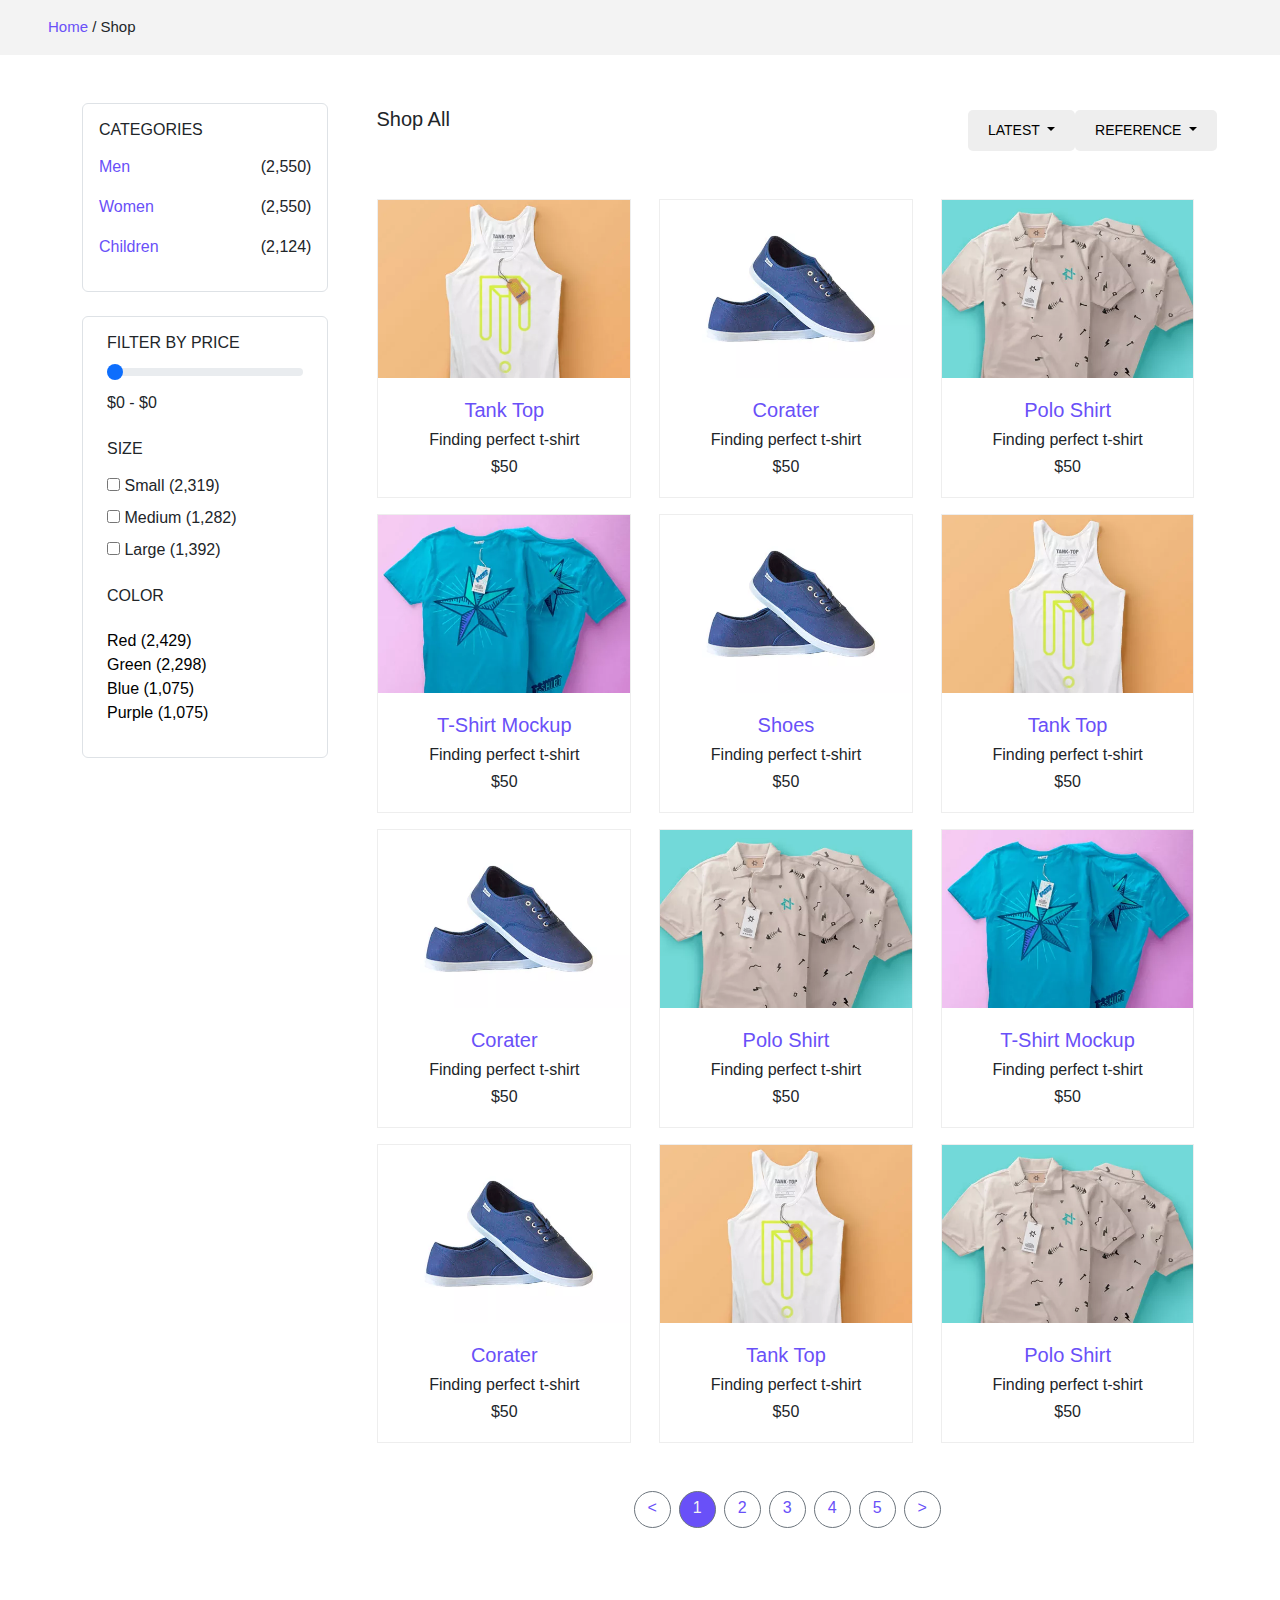
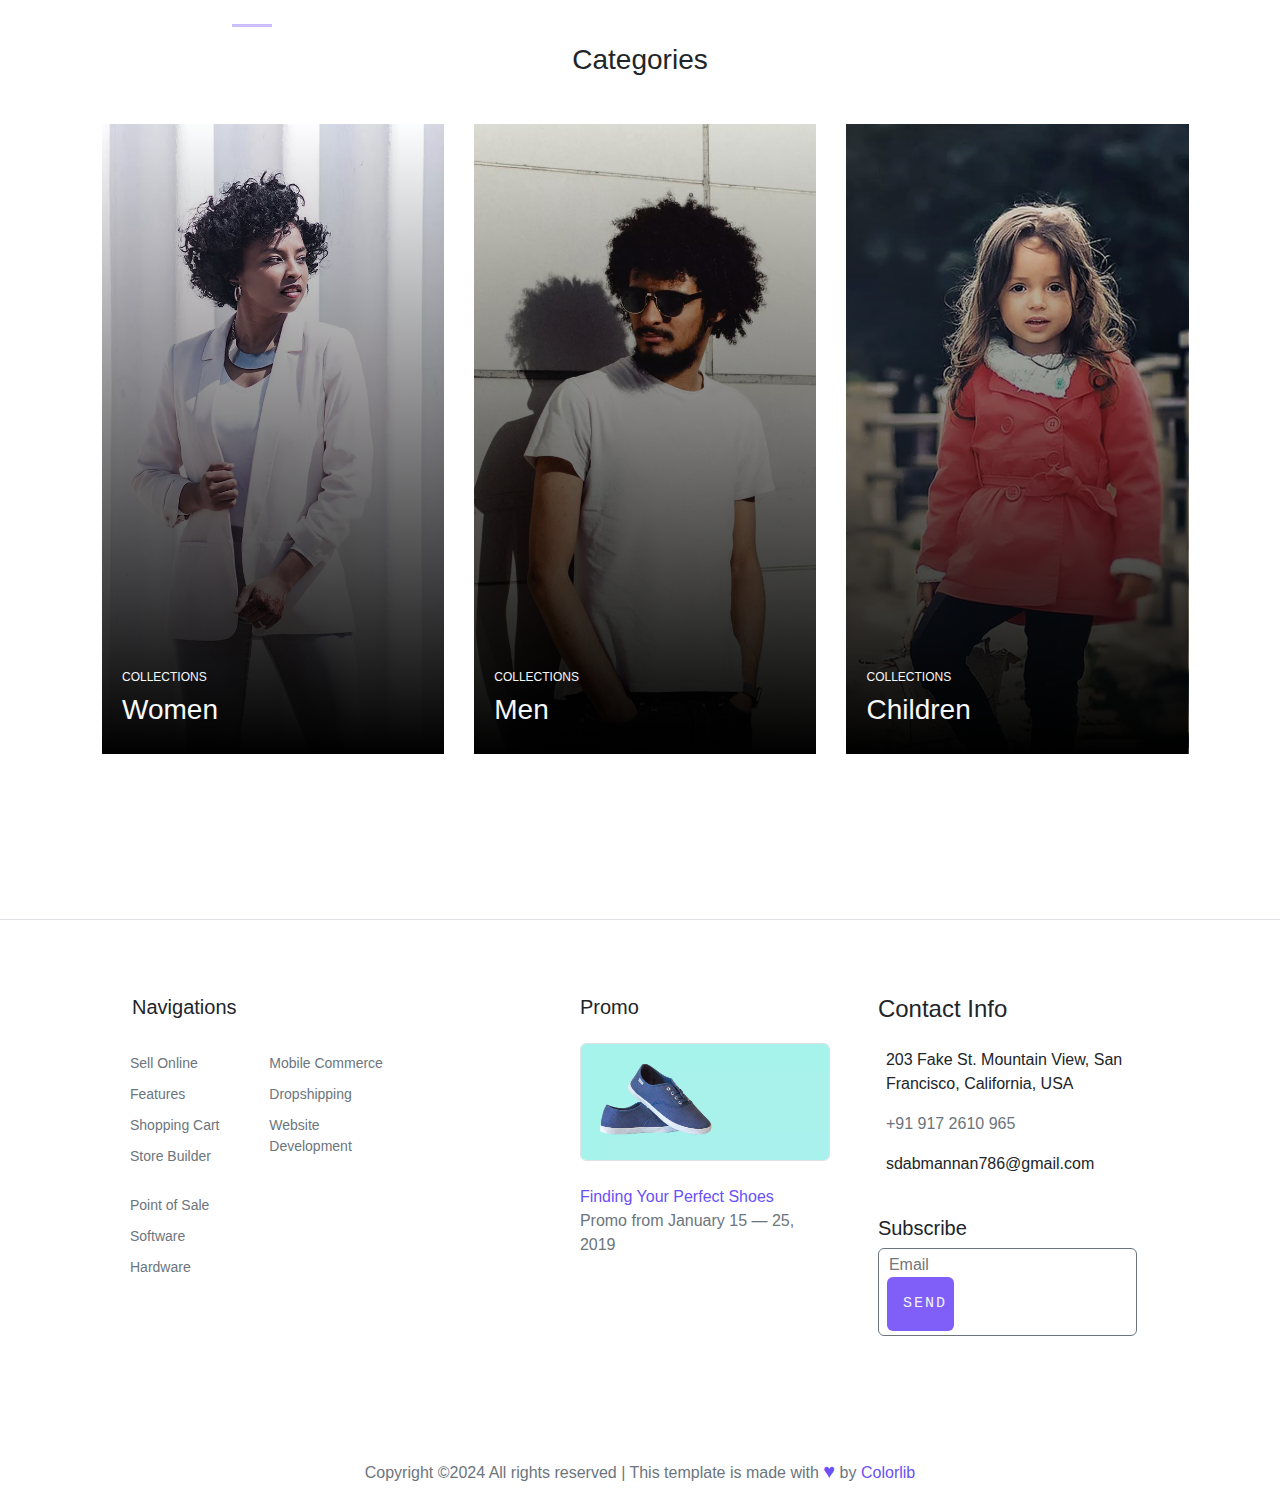
<file: product.html>
<!doctype html>
<html lang="en">

<head>
  <meta charset="utf-8">
  <meta name="viewport" content="width=device-width, initial-scale=1">
  <title>Product</title>
  <link href="https://cdn.jsdelivr.net/npm/bootstrap@5.3.3/dist/css/bootstrap.min.css" rel="stylesheet"
    integrity="sha384-QWTKZyjpPEjISv5WaRU9OFeRpok6YctnYmDr5pNlyT2bRjXh0JMhjY6hW+ALEwIH" crossorigin="anonymous">
    <link rel="stylesheet" href="https://cdnjs.cloudflare.com/ajax/libs/font-awesome/6.5.2/css/all.min.css" integrity="sha512-SnH5WK+bZxgPHs44uWIX+LLJAJ9/2PkPKZ5QiAj6Ta86w+fsb2TkcmfRyVX3pBnMFcV7oQPJkl9QevSCWr3W6A==" crossorigin="anonymous" referrerpolicy="no-referrer" />
  <link rel="stylesheet" href="product.css">
</head>
  <body>
    <div class="path py-3 px-5">
      <a href="index.html">Home</a> / Shop
    </div>
    <section id="categories">
      <div class="container d-flex justify-content-between mt-5">
        <div class="filter-container">
          <div class="gender-container border border-1 rounded mb-4 p-3">
            <h5 class="category-title fs-6">CATEGORIES</h5>
            <div class="gender-item d-flex justify-content-between my-3">
              <a href="#" class="fs-6 text-decoration-none"> Men </a>
              <span class="fs-6">(2,550)</span>
            </div>
            <div class="gender-item d-flex justify-content-between my-3">
              <a href="#" class="fs-6 text-decoration-none"> Women </a>
              <span class="fs-6">(2,550)</span>
            </div>
            <div class="gender-item d-flex justify-content-between my-3">
              <a href="#" class="fs-6 text-decoration-none"> Children </a>
              <span class="fs-6">(2,124)</span>
            </div>
          </div>
          <div class="filter-more px-3 py-3 border border-1 rounded px-4">
          <div class="filter-by-price mb-4">
            <h6 class="text-uppercase mb-2">filter by price</h6>
            <input type="range" class="form-range" min="0" max="500" id="customRange1" value="0">
            <span id="rangeText"> $0 - $0 </span>
          </div>
          <div class="filter-by-size mb-4">
            <h6 class="text-uppercase mb-3">size</h6>
            <div class="size-inputs">
              <div class="size-input-item mb-2">
                <input type="checkbox" name="size" id="small">
                <label for="small"> Small (2,319)</label>
              </div>
              <div class="size-input-item mb-2">
                <input type="checkbox" name="size" id="medium">
                <label for="medium"> Medium (1,282)</label>
              </div>
              <div class="size-input-item">
                <input type="checkbox" name="size" id="large">
                <label for="large"> Large (1,392)</label>
              </div>
            </div>
          </div>
          <div class="filter-by-color">
            <h6 class="text-uppercase mb-4">color</h6>
            <div class="colors">
              <ul class="color-list">
                <li><i class="fa-solid fa-circle" style="color: #fa4b4b;"></i> <a href="#">Red (2,429) </a></li>
                <li><i class="fa-solid fa-circle" style="color: #40c952;"></i> <a href="#">Green (2,298) </a></li>
                <li><i class="fa-solid fa-circle" style="color: #4485e7;"></i> <a href="#">Blue (1,075) </a></li>
                <li><i class="fa-solid fa-circle" style="color: #a746e7;"></i> <a href="#">Purple (1,075) </a></li>
              </ul>
            </div>
          </div>
          </div>
        </div>
           <!--Filter div end-->
      <div class="grid-container ms-5 pt-1">
        <div class="grid-header d-flex justify-content-between">
          <div class="head-name">
            <h5>Shop All</h5>
          </div>
          <div class="drop-btns d-flex justify-content-between">
            <div class="dropdown">
              <button class="btn btn-secondary p-3 dropdown-toggle text-uppercase fs-6" type="button" data-bs-toggle="dropdown" aria-expanded="false" id="latest">
                Latest
              </button>
              <ul class="dropdown-menu">
                <li><a class="dropdown-item" href="#">Men</a></li>
                <li><a class="dropdown-item" href="#">Women</a></li>
                <li><a class="dropdown-item" href="#">Children</a></li>
              </ul>
            </div>
            <div class="dropdown">
              <button class="btn btn-secondary p-3 dropdown-toggle text-uppercase fs-6" type="button" data-bs-toggle="dropdown" aria-expanded="false" id="reference">
                Reference
              </button>
              <ul class="dropdown-menu">
                <li><a class="dropdown-item" href="#">Relevance</a></li>
                <li><a class="dropdown-item" href="#">Name, A to Z</a></li>
                <li><a class="dropdown-item" href="#">Name, Z to A</a></li>
                <hr>
                <li><a class="dropdown-item" href="#">Price,low to high</a></li>
                <li><a class="dropdown-item" href="#">Price,hight to low</a></li>
              </ul>
            </div>
          </div>
        </div>
          <!-- products -->
        <!-- row 1 -->
          <div class="product-grid container mt-5 px-0">
            <div class="row my-3">
              <div class="col-lg-4 product-item">
                <img src="product-img/trunk.jpg" alt="">
                <div class="product-name">
                  <a href="product.html"><h5 class="justify-content-between">Tank Top</h5></a>
                  <h6 class="justify-content-between">Finding perfect t-shirt</h6>
                  <h6 class="justify-content-between">$50</h6>
                </div>
              </div>
              <div class="col-lg-4 product-item">
                <img src="product-img/shoes.jpg" alt="">
                <div class="product-name">
                  <a href="product.html"><h5 class="justify-content-between">Corater</h5></a>
                  <h6 class="justify-content-between">Finding perfect t-shirt</h6>
                  <h6 class="justify-content-between">$50</h6>
                </div>
              </div>
              <div class="col-lg-4 product-item">
                <img src="product-img/t-shirt.jpg" alt="">
                <div class="product-name">
                  <a href="product.html"><h5 class="justify-content-between">Polo Shirt</h5></a>
                  <h6 class="justify-content-between">Finding perfect t-shirt</h6>
                  <h6 class="justify-content-between">$50</h6>
                </div>
              </div>
            </div>
            <!-- row 2 -->
            <div class="row my-3">
              <div class="col-lg-4 product-item">
                <img src="product-img/t-star.jpg" alt="">
                <div class="product-name">
                  <a href="product.html"><h5 class="justify-content-between">T-Shirt Mockup</h5></a>
                  <h6 class="justify-content-between">Finding perfect t-shirt</h6>
                  <h6 class="justify-content-between">$50</h6>
                </div>
              </div>
              <div class="col-lg-4 product-item">
                <img src="product-img/shoes.jpg" alt="">
                <div class="product-name">
                  <a href="product.html"><h5 class="justify-content-between">Shoes</h5></a>
                  <h6 class="justify-content-between">Finding perfect t-shirt</h6>
                  <h6 class="justify-content-between">$50</h6>
                </div>
              </div>
              <div class="col-lg-4 product-item">
                <img src="product-img/trunk.jpg" alt="">
                <div class="product-name">
                  <a href="product.html"><h5 class="justify-content-between">Tank Top</h5></a>
                  <h6 class="justify-content-between">Finding perfect t-shirt</h6>
                  <h6 class="justify-content-between">$50</h6>
                </div>
              </div>
            </div>
             <!-- row 3 -->
            <div class="row my-3">
              <div class="col-lg-4 product-item">
                <img src="product-img/shoes.jpg" alt="">
                <div class="product-name">
                  <a href="product.html"><h5 class="justify-content-between">Corater</h5></a>
                  <h6 class="justify-content-between">Finding perfect t-shirt</h6>
                  <h6 class="justify-content-between">$50</h6>
                </div>
              </div>
              <div class="col-lg-4 product-item">
                <img src="product-img/t-shirt.jpg" alt="">
                <div class="product-name">
                  <a href="product.html"><h5 class="justify-content-between">Polo Shirt</h5></a>
                  <h6 class="justify-content-between">Finding perfect t-shirt</h6>
                  <h6 class="justify-content-between">$50</h6>
                </div>
              </div>
              <div class="col-lg-4 product-item">
                <img src="product-img/t-star.jpg" alt="">
                <div class="product-name">
                  <a href="product.html"><h5 class="justify-content-between">T-Shirt Mockup</h5></a>
                  <h6 class="justify-content-between">Finding perfect t-shirt</h6>
                  <h6 class="justify-content-between">$50</h6>
                </div>
              </div>
            </div>
            <!-- row 4 -->
            <div class="row">
              <div class="col-lg-4 product-item">
                <img src="product-img/shoes.jpg" alt="">
                <div class="product-name">
                  <a href="product.html"><h5 class="justify-content-between">Corater</h5></a>
                  <h6 class="justify-content-between">Finding perfect t-shirt</h6>
                  <h6 class="justify-content-between">$50</h6>
                </div>
              </div>
              <div class="col-lg-4 product-item">
                <img src="product-img/trunk.jpg" alt="">
                <div class="product-name">
                  <a href="product.html"><h5 class="justify-content-between">Tank Top</h5></a>
                  <h6 class="justify-content-between">Finding perfect t-shirt</h6>
                  <h6 class="justify-content-between">$50</h6>
                </div>
              </div>
              <div class="col-lg-4 product-item">
                <img src="product-img/t-shirt.jpg" alt="">
                <div class="product-name">
                  <a href="product.html"><h5 class="justify-content-between">Polo Shirt</h5></a>
                  <h6 class="justify-content-between">Finding perfect t-shirt</h6>
                  <h6 class="justify-content-between">$50</h6>
                </div>
              </div>
            </div>
          </div>
          <div class="product-pages d-flex gap-2 justify-content-center my-5">
            <a href="#"><div class="page-item border border-secondary pt-1">
              <span>&lt;</span>
            </div></a>
            <a href="#"><div class="page-item border border-secondary pt-1 page1">
              <span>1</span>
            </div></a>
            <a href="#"><div class="page-item border border-secondary pt-1">
              <span>2</span>
            </div></a>
            <a href="#"><div class="page-item border border-secondary pt-1">
              <span>3</span>
            </div></a>
            <a href="#"><div class="page-item border border-secondary pt-1">
              <span>4</span>
            </div></a>
            <a href="#"><div class="page-item border border-secondary pt-1">
              <span>5</span>
            </div></a>
            <a href="#"><div class="page-item border border-secondary pt-1">
              <span>&gt;</span>
            </div></a>
          </div>
        </div>
      </div>
    </section>
    <section id="collections" class="mt-5">
      <div class="container">
        <hr class="collection-hr">
        <div class="collection-heading text-center mb-5">
          <h3>Categories</h3>
        </div>
        <div class="collection-grid container mx-2 ps-4">
          <div class="row collection-row">
            <div class="col-lg-4 collection-item col-item-1 position-relative">
              <div class="collection-name position-absolute">
                <h6 class="text-uppercase text-light fs-7">collections</h6>
                <h3 class="text-light">Women</h3>
              </div>
            </div>
            <div class="col-lg-4 collection-item col-item-2 position-relative">
              <div class="collection-name position-absolute">
                <h6 class="text-uppercase text-light fs-7">collections</h6>
                <h3 class="text-light">Men</h3>
              </div>
            </div>
            <div class="col-lg-4 collection-item col-item-3 position-relative">
              <div class="collection-name position-absolute">
                <h6 class="text-uppercase text-light fs-7">collections</h6>
                <h3 class="text-light">Children</h3>
              </div>
            </div>
          </div>
        </div>
      </div>
    </section>
    <footer class="mt-5">
      <div class="cont d-flex gap-5 border-top">
        <div class="navigations container">
          <h5 class="mb-4 nav-h">Navigations</h5>
          <div class="nav-list row">
            <div class="col-lg-4 col-md-6 col-12">
              <div class="list-div">
                <ul class="list">
                  <li><a href="#" class="link-secondary">Sell Online</a></li>
                  <li><a href="#" class="link-secondary">Features</a></li>
                  <li><a href="#" class="link-secondary">Shopping Cart</a></li>
                  <li><a href="#" class="link-secondary">Store Builder</a></li>
                </ul>
              </div>
            </div>
            <div class="col-lg-4 col-md-6 col-12">
              <div class="list-div">
                <ul class="list">
                  <li><a href="#" class="link-secondary">Mobile Commerce</a></li>
                  <li><a href="#" class="link-secondary">Dropshipping</a></li>
                  <li><a href="#" class="link-secondary">Website Development</a></li>
                </ul>
              </div>
            </div>
            <div class="col-lg-4 col-md-6 col-12">
              <div class="list-div">
                <ul class="list">
                  <li><a href="#" class="link-secondary">Point of Sale</a></li>
                  <li><a href="#" class="link-secondary">Software</a></li>
                  <li><a href="#" class="link-secondary">Hardware</a></li>
                </ul>
              </div>
            </div>
          </div>
        </div>
        <div class="promo">
          <h5 class="mb-4">Promo</h5>
          <div class="promo-div">
            <img src="index-img/hero_1.jpg" alt="Hero image" class="border rounded mb-4">
            <span class="d-block"> <a href="#">Finding Your Perfect Shoes </a></span>
            <span class="d-block fs-6"> <a href="#" class="link-secondary">Promo from January 15 — 25, 2019 </a></span>
          </div>
        </div>
        <div class="contact-info">
          <h4 class="mb-4">Contact Info</h4>
          <div class="contact-details">
            <div class="address d-flex gap-2">
              <i class="fa-location-dot fa-solid mt-1"></i>
              <p>
                <a href="#" class="link-dark">203 Fake St. Mountain View, San Francisco, California, USA</a>
              </p>
            </div>
            <div class="phone d-flex gap-2">
              <i class="fa-phone fa-solid mt-1"></i>
              <p>
                <a href="tel:+919172610965" class="link-secondary">+91 917 2610 965</a>
              </p>
            </div>
            <div class="phone d-flex gap-2">
              <i class="fa-envelope fa-solid mt-1"></i>
              <p>
                <a href="mailto:sdabmannan786@gmail.com" class="link-dark">sdabmannan786@gmail.com</a>
              </p>
            </div>
          </div>
          <div class="subscribe mt-4">
            <h5 class="mb-2">Subscribe</h5>
            <div class="email-input border border-secondary rounded ps-2 py-1 pe-0">
              <input type="email" name="email" id="email" placeholder="Email" class="border-0">     
              <a href="#"> <button type="submit" id="send-btn" class=" border-0 rounded p-3"> SEND </button> </a>        
            </div>
          </div>
        </div>
      </div>
    </footer>
    <footer>
      <p class="text-center text-secondary">Copyright ©2024 All rights reserved | This template is made with <span id="heart">&#x2665;</span> by <span class="colorlib"> <a href="https://colorlib.com/wp/templates/"> Colorlib </a> </span></p>
    </footer>
    <script src="https://cdn.jsdelivr.net/npm/bootstrap@5.3.3/dist/js/bootstrap.bundle.min.js" integrity="sha384-YvpcrYf0tY3lHB60NNkmXc5s9fDVZLESaAA55NDzOxhy9GkcIdslK1eN7N6jIeHz" crossorigin="anonymous"></script>
    <script src="product.js"></script>
  </body>
</html>
</file>
<file: product.css>
:root{
    --font1:"Mukta", -apple-system, BlinkMacSystemFont, "Segoe UI", Roboto, "Helvetica Neue", Arial, sans-serif, "Apple Color Emoji", "Segoe UI Emoji", "Segoe UI Symbol", "Noto Color Emoji";
    --indigo:#6950f8;
    --dark:black;
    --dark2:#303030;
    --dark-white:#eeeeee;
    --lightwhite:#f3f3f3;
    --subtitle-size:15px;
    --secondary:#696868;
}
h1,h2,h3,h4,h5,h6{
    font-weight:400;
}
body{
    font-family: var(--font1);
}
a{
    color:var(--indigo);
    text-decoration: none;
}
.path{
    background-color: var(--lightwhite);
    font-family: var(--font);
    font-size:var(--subtitle-size);
}
.filter-container{
    width:30%;
}
.categories-gender{
    width:100%;
}
ul{
    list-style: none;
    padding-left:0px;
    a{
        color:var(--dark);
    }
}
.btn-secondary{
    background-color: var(--dark-white) !important; 
    border:none;
    color:var(--dark);
    font-size:14px !important; 
    padding:10px 20px !important;
    margin-top:3px;
    border-radius: 5px !important;
}
.dark-btn{
    background-color: var(--dark2) !important;
    color:var(--lightwhite) !important;
}
.dark-btn:hover{
    color:var(--lightwhite) !important;
    box-shadow:1px 1px 10px var(--dark2);
    margin-top:0px;
}
.btn-secondary:hover{
    color:var(--dark) !important;
    box-shadow:1px 1px 10px var(--dark2);
    margin-top:0px;
}
.drop-btns{
    width:28%;
}
.grid-container{
    width:100%;
    text-align: center;
    h5{
        font-weight: light;
    }
}
.product-grid img{
    width:100%;
}
.product-item{
    border:1px solid var(--dark-white);
    /* border-radius: 5px; */
    width:30%;
    margin:auto 13px;
}
.product-name{
    margin:20px auto;
}
.row>*{
    padding:0px !important;
}
.row{
    grid-gap:2px !important;
    padding-right:0px;
}
.page-item{
    border-radius:50%;
    height:37px;
    width:37px;
    color:var(--indigo);
}
.page-item:hover{
    background-color: var(--indigo);
    color:var(--lightwhite);
}
.page1{
    background-color: var(--indigo);
    color:var(--lightwhite);
}
.fs-7{
    font-size:12px;
}
.collection-grid .row{
    gap:30px !important;
}
.collection-item {
    background-position: center;
    background-repeat: no-repeat;
    background-size: cover;
    height: 70vh;
    width: 31%;
    margin-bottom: 15px;
    cursor: pointer;
}
.collection-item:hover{
    background-size: 115%;
}
.col-item-1{
    background-image: linear-gradient(rgba(255, 255, 255, 0), rgb(0, 0, 0)), url('product-img/women.jpg');
}
.col-item-2{
    background-image: linear-gradient(rgba(255, 255, 255, 0), rgb(0, 0, 0)), url('product-img/men.jpg');
}
.col-item-3{
    background-image: linear-gradient(rgba(255, 255, 255, 0), rgb(0, 0, 0)), url('product-img/children.jpg');
}
.collection-name {
    bottom: 20px;
    left: 20px;
    right: 20px;
}
.collection-hr{
    border: none;
    height: 3px;
    background-color: #2f00ff;
    width: 40px;
    margin-left:150px;
}
.list{
    width:100%;
    li{
        font-size:14px;
        margin:10px;
    }
}
.navigations{
    width:60%;
}
.promo-div{
    img{
        width:250px;
    }
}
.email-input{
    width:92%;
    padding-right:0px;
    height:fit-content;
}
#email{
    outline:none;
    height:120% !important;
}
#send-btn{
    background-color: var(--indigo);
    color:var(--lightwhite);
    width:27%;
    background-color: #805ff8;
    /* padding-right: 45px !important; */
    /* font-size:10px; */
    font-family: SFMono-Regular, Menlo, Monaco, Consolas, "Liberation Mono", "Courier New", monospace;
    letter-spacing: 2px;
    font-size:15px;
}
#send-btn:hover{
    background-color: #6f48fa;
    box-shadow: 0px 0px 5px black;;
}
.email-input:hover{
    border:1px solid var(--indigo) !important;
}
.list a:hover{
    color:var(--indigo) !important;
}
.list a:active{
    text-shadow: 0px 0px 50px rgb(116, 106, 255);
}
.contact-info{
    i{
        color:var(--indigo)
    }
}
.cont{
    padding:120px;
    padding-top:75px;
    margin-top:150px;
}
#heart{
    font-size:20px;
    color:var(--indigo)
}
.colorlib{
    color:var(--indigo);
}
</file>
